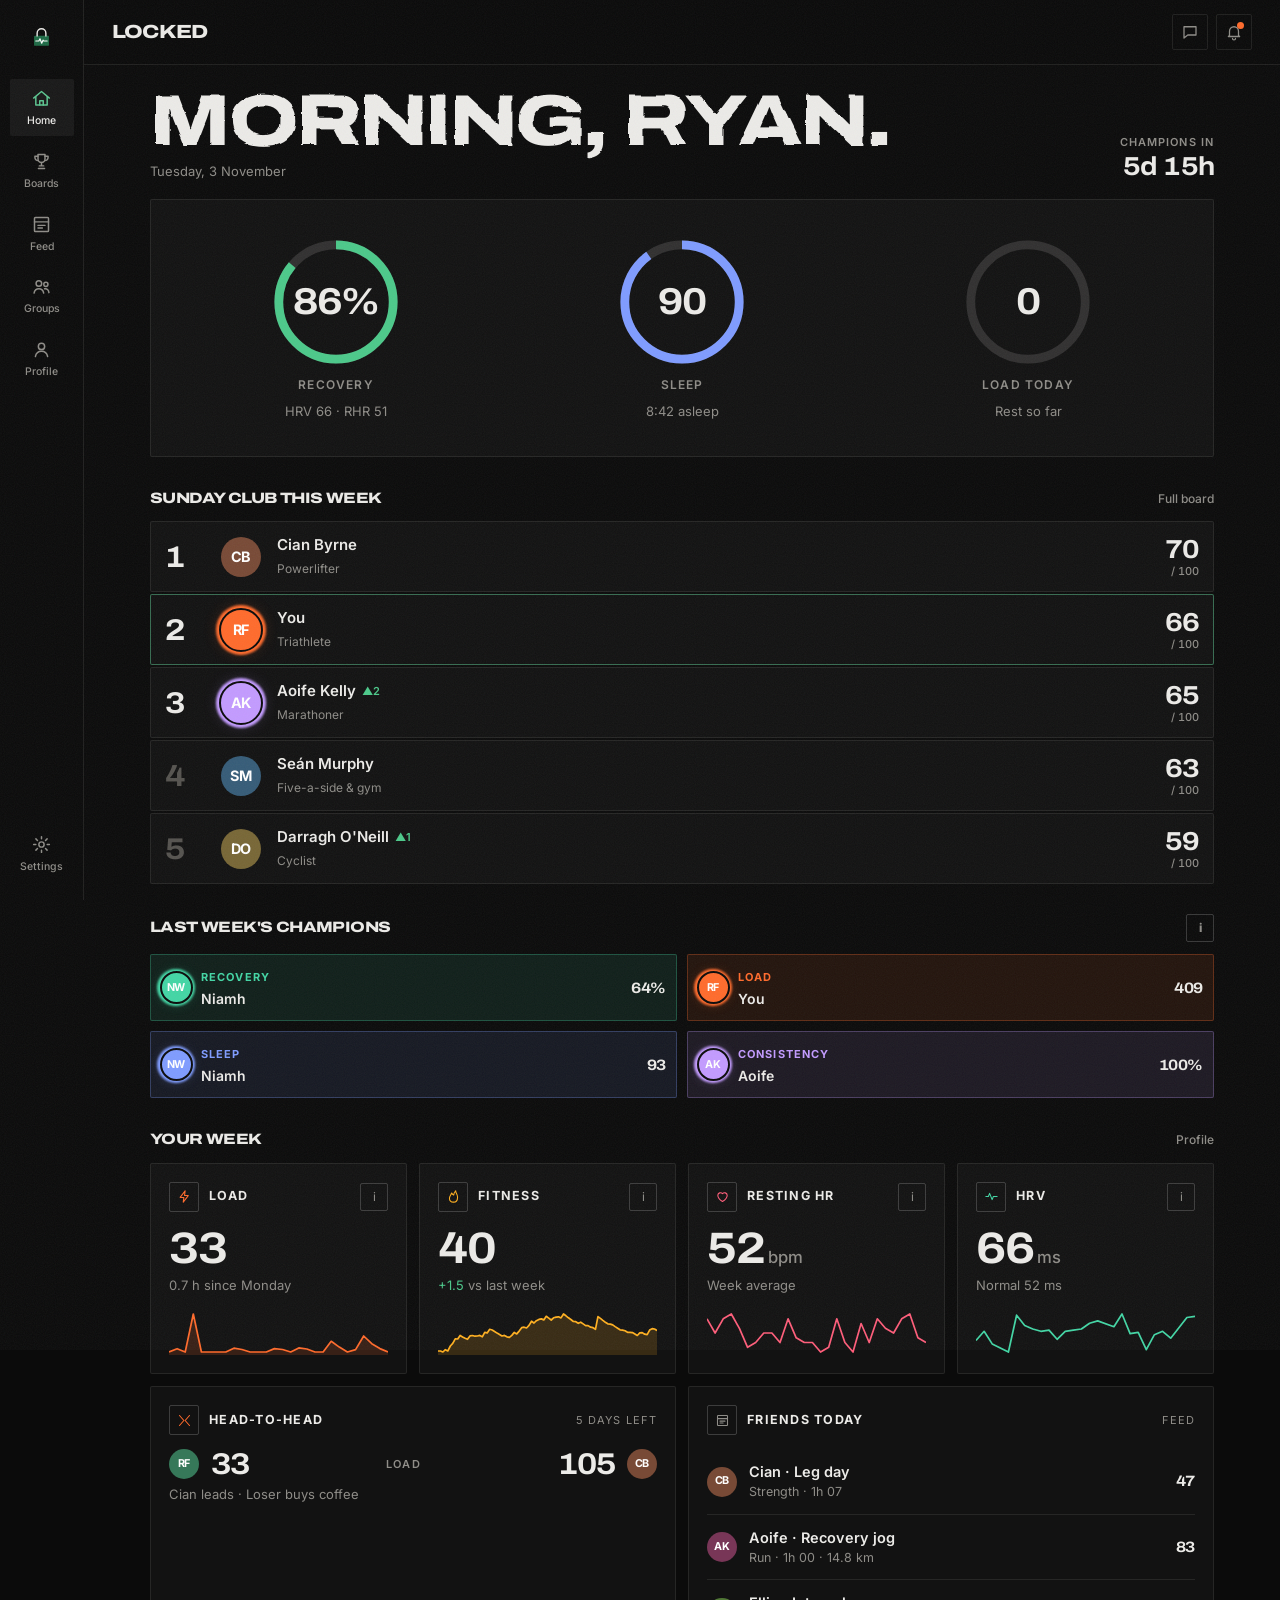
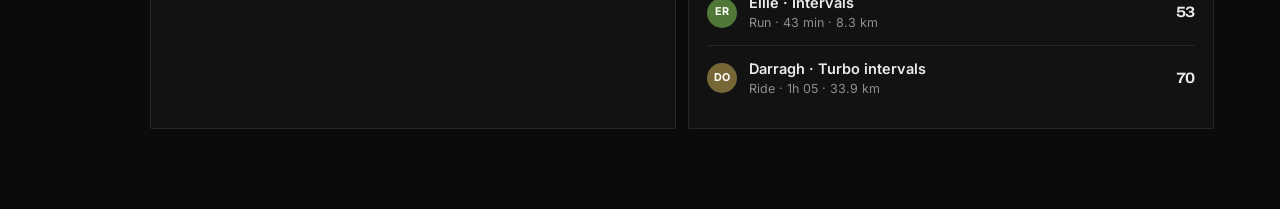
<file: public/index.html>
<!doctype html>
<html lang="en-IE" data-look="grit" data-mode="dark">
<head>
<meta charset="utf-8">
<meta name="viewport" content="width=device-width, initial-scale=1, viewport-fit=cover">
<title>Locked</title>
<meta name="description" content="Compete with your friends on recovery, training load and sleep, whatever watch you wear.">
<meta name="theme-color" content="#0b0b0b">
<link rel="manifest" href="manifest.webmanifest">
<link rel="icon" href="assets/icon.svg" type="image/svg+xml">
<link rel="apple-touch-icon" href="assets/icon.svg">
<link rel="preconnect" href="https://fonts.googleapis.com">
<link rel="preconnect" href="https://fonts.gstatic.com" crossorigin>
<link id="font-link" rel="stylesheet" href="https://fonts.googleapis.com/css2?family=Archivo:wdth,wght@62..125,100..900&family=Inter:wght@400;500;600;700&display=swap">
<link rel="stylesheet" href="assets/css/themes.css">
<link rel="stylesheet" href="assets/css/app.css">
<script>
  // apply saved theme before first paint
  try { const s = (JSON.parse(localStorage.getItem('locked.v1')) || {}).settings || {};
    const mode = s.mode === 'system' ? (matchMedia('(prefers-color-scheme: light)').matches ? 'light' : 'dark') : (s.mode || 'dark');
    document.documentElement.dataset.look = s.theme || 'grit'; document.documentElement.dataset.mode = mode; } catch (e) {}
</script>
</head>
<body>
<svg width="0" height="0" style="position:absolute" aria-hidden="true">
  <filter id="ink" x="-5%" y="-5%" width="110%" height="110%">
    <feTurbulence type="fractalNoise" baseFrequency=".04 .06" numOctaves="2" seed="7" result="warp"/>
    <feDisplacementMap in="SourceGraphic" in2="warp" scale="4" xChannelSelector="R" yChannelSelector="G" result="d"/>
    <feTurbulence type="fractalNoise" baseFrequency=".9" numOctaves="1" seed="3" result="speck"/>
    <feDisplacementMap in="d" in2="speck" scale="2" xChannelSelector="R" yChannelSelector="G"/>
  </filter>
</svg>
<nav class="rail" id="rail" aria-label="Main"></nav>
<div class="app">
  <header class="top" id="top"></header>
  <main class="wrap" id="main" tabindex="-1"><p class="muted">Loading…</p></main>
</div>
<script type="module" src="assets/js/app.js"></script>
</body>
</html>
</file>
<file: public/assets/css/themes.css>
/* Five looks, each with dark and light. Choose in Settings → Appearance.
   Grit is the default: the dontgetdropped.app look with a dark-green accent. */

:root {
  --ease: cubic-bezier(.2, .8, .2, 1);
  --good: #4cc98a; --warn: #f2b33d; --bad: #ff5a5f;
  --recovery: #43d6a5; --load: #ff6b2c; --sleep: #7f9cff; --consistency: #c39bff;
  --fitness: #ffb020; --heart: #ff5d7a; --steps: #e3d35a;
  --z1: #55534f; --z2: #4f8cff; --z3: #ffb020; --z4: #ff6b2c; --z5: #ff4d5e;
  --sky: #5aa9ff; --ember: #ff6b2c; --violet: #a98bff; --gold: #e8b33a; --teal: #2fc6c6;
  --gap: 12px; --pad: 18px;
  --bleed: none; --grain: 0;
}

/* ---------------- Grit (DGD) ---------------- */
[data-look="grit"] {
  --f-text: 'Inter', system-ui, -apple-system, 'Segoe UI', sans-serif;
  --f-num: 'Archivo', 'Inter', system-ui, sans-serif; --w-num: 700; --num-stretch: 112%; --num-track: -.03em; --num-style: normal;
  --f-display: 'Archivo', 'Inter', system-ui, sans-serif; --w-display: 800; --display-stretch: 122%; --display-track: -.04em; --display-case: uppercase;
  --lbl-track: .1em; --lbl-case: uppercase; --btn-track: .08em; --btn-case: uppercase;
  --r: 2px; --r-sm: 2px; --r-xs: 2px; --r-chip: 2px; --r-btn: 2px;
  --grain: .06; --bleed: url(#ink);
  --bg: #0b0b0b; --card: #121212; --card-2: #181818;
  --line: rgba(236, 235, 232, .09); --line-2: rgba(236, 235, 232, .2);
  --ink: #ecebe8; --muted: #8f8d88; --faint: #55534f;
  --chip: rgba(236, 235, 232, .06); --chip-2: rgba(236, 235, 232, .14);
  --brand: #1e6b46; --brand-ink: #5cc590;
}
[data-look="grit"][data-mode="light"] {
  --bg: #d8d5ce; --card: #e3e0d9; --card-2: #ebe8e2;
  --line: rgba(15, 15, 15, .12); --line-2: rgba(15, 15, 15, .28);
  --ink: #0f0f0f; --muted: #5a5853; --faint: #9a968e;
  --chip: rgba(15, 15, 15, .06); --chip-2: rgba(15, 15, 15, .14);
  --brand: #1e6b46; --brand-ink: #17603d; --grain: .1;
  --recovery: #13936a; --sleep: #3f5fd6; --consistency: #7d4fd6; --fitness: #b97700; --steps: #8d7d00; --load: #d94e12;
}

/* ---------------- Minimal (premium, Whoop-like) ---------------- */
[data-look="minimal"] {
  --f-text: 'Inter', system-ui, -apple-system, sans-serif;
  --f-num: 'Inter', system-ui, sans-serif; --w-num: 600; --num-stretch: 100%; --num-track: -.035em; --num-style: normal;
  --f-display: 'Inter', system-ui, sans-serif; --w-display: 700; --display-stretch: 100%; --display-track: -.035em; --display-case: none;
  --lbl-track: .01em; --lbl-case: none; --btn-track: 0; --btn-case: none;
  --r: 18px; --r-sm: 14px; --r-xs: 9px; --r-chip: 999px; --r-btn: 999px;
  --bg: #000; --card: #0f1114; --card-2: #15181c;
  --line: rgba(255, 255, 255, .07); --line-2: rgba(255, 255, 255, .15);
  --ink: #f5f6f7; --muted: #8a9099; --faint: #4c5159;
  --chip: rgba(255, 255, 255, .06); --chip-2: rgba(255, 255, 255, .13);
  --brand: #1d6e48; --brand-ink: #4fcf8e;
}
[data-look="minimal"][data-mode="light"] {
  --bg: #f3f4f6; --card: #fff; --card-2: #fafbfc;
  --line: rgba(10, 20, 30, .08); --line-2: rgba(10, 20, 30, .18);
  --ink: #0d1117; --muted: #5f6772; --faint: #a3a9b1;
  --chip: rgba(10, 20, 30, .05); --chip-2: rgba(10, 20, 30, .1);
  --brand-ink: #157048;
  --recovery: #0f9b6f; --sleep: #4060de; --consistency: #7b4fe0; --fitness: #c27c00; --steps: #8a7a00; --load: #e0531a;
}

/* ---------------- Playful ---------------- */
[data-look="playful"] {
  --f-text: 'Bricolage Grotesque', system-ui, sans-serif;
  --f-num: 'Bricolage Grotesque', system-ui, sans-serif; --w-num: 800; --num-stretch: 100%; --num-track: -.03em; --num-style: normal;
  --f-display: 'Bricolage Grotesque', system-ui, sans-serif; --w-display: 800; --display-stretch: 100%; --display-track: -.03em; --display-case: none;
  --lbl-track: 0; --lbl-case: none; --btn-track: 0; --btn-case: none;
  --r: 24px; --r-sm: 18px; --r-xs: 12px; --r-chip: 999px; --r-btn: 999px;
  --pad: 20px;
  --bg: #16131f; --card: #211d2d; --card-2: #2a2539;
  --line: rgba(255, 255, 255, .08); --line-2: rgba(255, 255, 255, .18);
  --ink: #fbf7ff; --muted: #a59fb6; --faint: #605a72;
  --chip: rgba(255, 255, 255, .07); --chip-2: rgba(255, 255, 255, .15);
  --brand: #22844f; --brand-ink: #63e09e;
  --recovery: #3ef0b0; --load: #ff7a3d; --sleep: #8fa6ff; --consistency: #d29bff; --fitness: #ffc23d; --heart: #ff6b8d; --steps: #f2e05c;
}
[data-look="playful"][data-mode="light"] {
  --bg: #fff6ea; --card: #fff; --card-2: #fffaf3;
  --line: rgba(40, 20, 60, .1); --line-2: rgba(40, 20, 60, .2);
  --ink: #1c1330; --muted: #6f6582; --faint: #b3abc2;
  --chip: rgba(40, 20, 60, .05); --chip-2: rgba(40, 20, 60, .11);
  --brand-ink: #188048;
  --recovery: #0aa974; --sleep: #4d5fe6; --consistency: #8c3fe6; --fitness: #d18800; --steps: #9b8700; --load: #ea5a17;
}

/* ---------------- Sporty ---------------- */
[data-look="sporty"] {
  --f-text: 'Barlow', system-ui, sans-serif;
  --f-num: 'Barlow Condensed', 'Barlow', sans-serif; --w-num: 800; --num-stretch: 100%; --num-track: -.01em; --num-style: italic;
  --f-display: 'Barlow Condensed', 'Barlow', sans-serif; --w-display: 800; --display-stretch: 100%; --display-track: -.01em; --display-case: uppercase;
  --lbl-track: .07em; --lbl-case: uppercase; --btn-track: .06em; --btn-case: uppercase;
  --r: 0; --r-sm: 0; --r-xs: 0; --r-chip: 0; --r-btn: 0;
  --bg: #0a0a0a; --card: #141414; --card-2: #1b1b1b;
  --line: rgba(255, 255, 255, .08); --line-2: rgba(255, 255, 255, .22);
  --ink: #fff; --muted: #9a9a9a; --faint: #555;
  --chip: rgba(255, 255, 255, .07); --chip-2: rgba(255, 255, 255, .16);
  --brand: #1f7a4a; --brand-ink: #3fe08a;
}
[data-look="sporty"][data-mode="light"] {
  --bg: #f2f2f0; --card: #fff; --card-2: #fafafa;
  --line: rgba(0, 0, 0, .09); --line-2: rgba(0, 0, 0, .25);
  --ink: #0a0a0a; --muted: #5d5d5d; --faint: #a5a5a5;
  --chip: rgba(0, 0, 0, .05); --chip-2: rgba(0, 0, 0, .12);
  --brand-ink: #13703f;
  --recovery: #0d9a68; --sleep: #3d5ad8; --consistency: #7745d8; --fitness: #bf7a00; --steps: #8a7a00; --load: #e0531a;
}
[data-look="sporty"] .lb-row, [data-look="sporty"] .card, [data-look="sporty"] .pod { border-left-width: 3px; }

/* ---------------- Data-dense / nerdy ---------------- */
[data-look="nerdy"] {
  --f-text: 'IBM Plex Sans', system-ui, sans-serif;
  --f-num: 'IBM Plex Mono', ui-monospace, monospace; --w-num: 500; --num-stretch: 100%; --num-track: -.02em; --num-style: normal;
  --f-display: 'IBM Plex Sans', system-ui, sans-serif; --w-display: 600; --display-stretch: 100%; --display-track: -.01em; --display-case: none;
  --lbl-track: .04em; --lbl-case: uppercase; --btn-track: 0; --btn-case: none;
  --r: 4px; --r-sm: 4px; --r-xs: 3px; --r-chip: 3px; --r-btn: 4px;
  --pad: 13px; --gap: 8px;
  --bg: #0d1013; --card: #13171b; --card-2: #191e23;
  --line: rgba(160, 190, 210, .1); --line-2: rgba(160, 190, 210, .22);
  --ink: #dfe7ec; --muted: #7f8d97; --faint: #4b565e;
  --chip: rgba(160, 190, 210, .07); --chip-2: rgba(160, 190, 210, .15);
  --brand: #1d6b46; --brand-ink: #56c48c;
}
[data-look="nerdy"][data-mode="light"] {
  --bg: #eef1f3; --card: #fff; --card-2: #f8fafb;
  --line: rgba(20, 40, 60, .1); --line-2: rgba(20, 40, 60, .22);
  --ink: #111a21; --muted: #56636d; --faint: #9aa6af;
  --chip: rgba(20, 40, 60, .05); --chip-2: rgba(20, 40, 60, .11);
  --brand-ink: #15663f;
  --recovery: #0e946a; --sleep: #3c58d4; --consistency: #7244d2; --fitness: #b77400; --steps: #857500; --load: #d9500f;
}
[data-look="nerdy"] .big { font-size: 30px; }
</file>
<file: public/assets/css/app.css>
/* Locked — app styles. Themes live in themes.css as variable sets; this file
   only uses variables, so every theme and mode reuses the same components. */

*, *::before, *::after { box-sizing: border-box; }
html { -webkit-text-size-adjust: 100%; background: var(--bg); color-scheme: dark; }
html[data-mode="light"] { color-scheme: light; }
body { margin: 0; background: var(--bg); color: var(--ink); font-family: var(--f-text); font-size: 15px; line-height: 1.5; -webkit-font-smoothing: antialiased; overflow-x: hidden; min-height: 100vh; }
img, svg { display: block; max-width: 100%; }
a { color: inherit; text-decoration: none; }
h1, h2, h3, h4, p, ul, ol, figure { margin: 0; }
ul, ol { padding: 0; list-style: none; }
button, input, select, textarea { font: inherit; color: inherit; }
button { cursor: pointer; background: none; border: 0; padding: 0; }
:focus-visible { outline: 2px solid var(--brand-ink); outline-offset: 2px; }
::selection { background: var(--brand); color: #fff; }
.vh { position: absolute !important; width: 1px; height: 1px; overflow: hidden; clip: rect(0 0 0 0); white-space: nowrap; }
.num { font-family: var(--f-num); font-variant-numeric: tabular-nums; font-weight: var(--w-num); font-stretch: var(--num-stretch); letter-spacing: var(--num-track); font-style: var(--num-style); }
.muted { color: var(--muted); } .faint { color: var(--faint); }
.lbl { font-size: 11px; letter-spacing: var(--lbl-track); text-transform: var(--lbl-case); font-weight: 600; color: var(--muted); }

/* grain (grit only) */
body::after { content: ''; position: fixed; inset: -50%; pointer-events: none; z-index: 100; opacity: var(--grain); background-image: url("data:image/svg+xml,%3Csvg xmlns='http://www.w3.org/2000/svg' width='160' height='160'%3E%3Cfilter id='n'%3E%3CfeTurbulence type='fractalNoise' baseFrequency='.9' numOctaves='2' stitchTiles='stitch'/%3E%3C/filter%3E%3Crect width='100%25' height='100%25' filter='url(%23n)'/%3E%3C/svg%3E"); animation: grain 1.2s steps(4) infinite; }
@keyframes grain { 25% { transform: translate(-2%, 1%); } 50% { transform: translate(1%, -2%); } 75% { transform: translate(2%, 2%); } }

/* ---------- shell ---------- */
.rail { position: fixed; inset: 0 auto 0 0; width: 84px; display: flex; flex-direction: column; align-items: center; gap: 6px; padding: 18px 0; z-index: 40; border-right: 1px solid var(--line); background: var(--bg); }
.rail .logo { margin-bottom: 18px; }
.rail a { width: 64px; padding: 9px 0 7px; display: grid; justify-items: center; gap: 4px; color: var(--muted); border-radius: var(--r-sm); font-size: 10.5px; font-weight: 500; transition: color .2s, background-color .2s; }
.rail a svg { width: 21px; height: 21px; }
.rail a:hover { color: var(--ink); }
.rail a[aria-current="page"] { color: var(--ink); background: var(--chip); }
.rail a[aria-current="page"] svg { color: var(--brand-ink); }
.rail .sp { flex: 1; }
.app { margin-left: 84px; min-height: 100vh; }
.wrap { max-width: 1120px; margin: 0 auto; padding: 18px 28px 80px; }
.top { position: sticky; top: 0; z-index: 30; display: flex; align-items: center; gap: 12px; padding: 14px 28px; background: color-mix(in srgb, var(--bg) 86%, transparent); backdrop-filter: blur(14px); -webkit-backdrop-filter: blur(14px); border-bottom: 1px solid var(--line); }
.top .back { width: 36px; height: 36px; display: grid; place-items: center; border: 1px solid var(--line); border-radius: var(--r-sm); color: var(--muted); }
.top .back:hover { color: var(--ink); border-color: var(--line-2); }
.top h1 { font-family: var(--f-display); font-weight: var(--w-display); font-stretch: var(--display-stretch); font-size: 19px; letter-spacing: var(--display-track); text-transform: var(--display-case); font-style: var(--num-style); line-height: 1.1; flex: 1; min-width: 0; white-space: nowrap; overflow: hidden; text-overflow: ellipsis; }
.top .acts { display: flex; gap: 8px; }
.iconbtn { width: 36px; height: 36px; display: grid; place-items: center; border: 1px solid var(--line); border-radius: var(--r-sm); color: var(--muted); position: relative; transition: color .2s, border-color .2s; }
.iconbtn:hover { color: var(--ink); border-color: var(--line-2); }
.iconbtn svg { width: 18px; height: 18px; }
.iconbtn .dot { position: absolute; top: 7px; right: 7px; width: 7px; height: 7px; border-radius: 50%; background: var(--load); }
.logo-m { display: block; }
.mlogo { display: none; }
@media (max-width: 820px) {
  .rail { inset: auto 0 0 0; width: auto; height: calc(64px + env(safe-area-inset-bottom)); flex-direction: row; justify-content: space-around; padding: 4px 6px env(safe-area-inset-bottom); border-right: 0; border-top: 1px solid var(--line); background: color-mix(in srgb, var(--bg) 92%, transparent); backdrop-filter: blur(16px); -webkit-backdrop-filter: blur(16px); gap: 0; }
  .rail .logo, .rail .sp, .rail .desk { display: none; }
  .rail a { width: auto; flex: 1; }
  .app { margin-left: 0; }
  .wrap { padding: 14px 16px 104px; }
  .top { padding: 10px 16px; }
  .mlogo { display: block; }
}

/* ---------- type ---------- */
.display { font-family: var(--f-display); font-weight: var(--w-display); font-stretch: var(--display-stretch); letter-spacing: var(--display-track); text-transform: var(--display-case); font-style: var(--num-style); line-height: .9; }
.ink-bleed { filter: var(--bleed); }
h2.sec { display: flex; align-items: baseline; justify-content: space-between; gap: 12px; margin: 30px 0 12px; font-family: var(--f-display); font-weight: var(--w-display); font-stretch: var(--display-stretch); letter-spacing: var(--display-track); text-transform: var(--display-case); font-style: var(--num-style); font-size: 15px; }
h2.sec a { font-family: var(--f-text); font-size: 12px; font-weight: 500; color: var(--muted); text-transform: none; letter-spacing: 0; font-style: normal; }
h2.sec a:hover { color: var(--ink); }

/* ---------- cards ---------- */
.grid { display: grid; gap: var(--gap); grid-template-columns: repeat(12, minmax(0, 1fr)); }
.c12 { grid-column: span 12; } .c8 { grid-column: span 8; } .c6 { grid-column: span 6; } .c4 { grid-column: span 4; } .c3 { grid-column: span 3; }
@media (max-width: 980px) { .c3 { grid-column: span 6; } .c4 { grid-column: span 6; } .c8 { grid-column: span 12; } }
@media (max-width: 620px) { .c3, .c4, .c6 { grid-column: span 6; } .c6.wide, .c4.wide { grid-column: span 12; } }
.card { position: relative; background: var(--card); border: 1px solid var(--line); border-radius: var(--r); padding: var(--pad); min-width: 0; }
a.card, button.card { display: block; text-align: left; width: 100%; transition: border-color .2s, background-color .2s; }
a.card:hover, button.card:hover { border-color: var(--line-2); background: var(--card-2); }
.card-h { display: flex; align-items: center; gap: 10px; margin-bottom: 14px; min-height: 30px; }
.card-h .ic { width: 30px; height: 30px; border: 1px solid var(--line-2); border-radius: var(--r-xs); display: grid; place-items: center; color: var(--c, var(--muted)); flex: none; }
.card-h .ic svg { width: 15px; height: 15px; }
.card-h .t { font-weight: 700; font-size: 12.5px; letter-spacing: var(--lbl-track); text-transform: var(--lbl-case); flex: 1; min-width: 0; white-space: nowrap; overflow: hidden; text-overflow: ellipsis; }
.card-h .k { font-size: 11px; color: var(--muted); letter-spacing: var(--lbl-track); text-transform: var(--lbl-case); white-space: nowrap; }
.info { width: 28px; height: 28px; border: 1px solid var(--line-2); border-radius: var(--r-xs); font-size: 12px; color: var(--muted); display: grid; place-items: center; flex: none; font-family: var(--f-text); }
.info:hover { color: var(--ink); }
.big { font-size: clamp(32px, 4vw, 44px); line-height: 1; }
.big small { font-size: .38em; color: var(--muted); margin-left: 4px; letter-spacing: 0; font-weight: 500; font-style: normal; font-family: var(--f-text); }
.sub { font-size: 13px; color: var(--muted); margin-top: 6px; }
.up { color: var(--good); } .down { color: var(--bad); }
.spark { margin-top: 14px; height: 46px; width: 100%; }
@media (max-width: 620px) { .card-h { gap: 8px; } .card-h .t { font-size: 11.5px; letter-spacing: calc(var(--lbl-track) * .6); } .card-h .k { display: none; } .big { font-size: 30px; } }

/* ---------- buttons, chips ---------- */
.btn { display: inline-flex; align-items: center; justify-content: center; gap: 8px; height: 42px; padding: 0 18px; border-radius: var(--r-btn); background: var(--brand); color: #fff; font-weight: 600; font-size: 14px; letter-spacing: var(--btn-track); text-transform: var(--btn-case); transition: filter .2s, transform .15s; white-space: nowrap; }
.btn:hover { filter: brightness(1.12); }
.btn:active { transform: scale(.98); }
.btn.ghost { background: transparent; color: var(--ink); border: 1px solid var(--line-2); }
.btn.ghost:hover { background: var(--chip); filter: none; }
.btn.sm { height: 34px; padding: 0 13px; font-size: 13px; }
.btn.block { width: 100%; }
.btn svg { width: 16px; height: 16px; }
.chips { display: flex; gap: 6px; overflow-x: auto; scrollbar-width: none; padding-bottom: 2px; }
.chips::-webkit-scrollbar { display: none; }
.chip { height: 34px; padding: 0 14px; border-radius: var(--r-chip); border: 1px solid var(--line); color: var(--muted); font-size: 13px; font-weight: 500; white-space: nowrap; display: inline-flex; align-items: center; gap: 7px; transition: color .2s, border-color .2s, background-color .2s; }
.chip:hover { color: var(--ink); border-color: var(--line-2); }
.chip[aria-pressed="true"] { background: var(--ink); color: var(--bg); border-color: var(--ink); }
.chip .sw { width: 8px; height: 8px; border-radius: 50%; background: var(--c); }
.seg { display: inline-flex; border: 1px solid var(--line); border-radius: var(--r-chip); padding: 3px; gap: 2px; }
.seg button { height: 30px; padding: 0 14px; border-radius: calc(var(--r-chip) - 2px); font-size: 13px; color: var(--muted); font-weight: 500; }
.seg button[aria-pressed="true"] { background: var(--chip-2); color: var(--ink); }
.seg a { height: 30px; padding: 0 14px; border-radius: calc(var(--r-chip) - 2px); font-size: 13px; color: var(--muted); font-weight: 500; display: inline-flex; align-items: center; }
.seg a[aria-current="page"] { background: var(--chip-2); color: var(--ink); }
.seg a:hover, .seg button:hover { color: var(--ink); }
.tag { display: inline-flex; align-items: center; gap: 5px; height: 22px; padding: 0 8px; border-radius: var(--r-xs); background: var(--chip); color: var(--muted); font-size: 11.5px; font-weight: 500; white-space: nowrap; }
.tag svg { width: 12px; height: 12px; }
.tag.manual { background: color-mix(in srgb, var(--warn) 16%, transparent); color: var(--warn); cursor: pointer; }

/* ---------- avatar + halo ---------- */
.av { --s: 40px; position: relative; width: var(--s); height: var(--s); flex: none; border-radius: 50%; display: grid; place-items: center; font-weight: 700; font-size: calc(var(--s) * .36); color: #fff; background: hsl(var(--h) 38% 34%); font-family: var(--f-text); letter-spacing: -.02em; }
.av img { width: 100%; height: 100%; border-radius: 50%; object-fit: cover; }
.av.halo::before { content: ''; position: absolute; inset: calc(var(--s) * -.12); border-radius: 50%; background: var(--halo); z-index: -1; filter: blur(1px); animation: halo 3.2s ease-in-out infinite; }
.av.halo::after { content: ''; position: absolute; inset: calc(var(--s) * -.05); border-radius: 50%; border: 2px solid var(--bg); pointer-events: none; }
.av.halo { isolation: isolate; box-shadow: 0 0 calc(var(--s) * .45) calc(var(--s) * -.05) var(--glow); }
@keyframes halo { 50% { opacity: .72; } }
.av.lg { --s: 92px; } .av.md { --s: 52px; } .av.sm { --s: 30px; } .av.xs { --s: 24px; }

/* ---------- leaderboard ---------- */
.lb { display: grid; gap: 2px; }
.lb-row { display: grid; grid-template-columns: 44px 44px minmax(0, 1fr) auto; align-items: center; gap: 12px; padding: 12px 14px; background: var(--card); border: 1px solid var(--line); border-radius: var(--r-sm); transition: border-color .2s, background-color .2s; }
.lb-row:hover { border-color: var(--line-2); background: var(--card-2); }
.lb-row.me { border-color: color-mix(in srgb, var(--brand-ink) 50%, transparent); }
.lb-row .rk { font-size: 30px; line-height: 1; color: var(--faint); }
.lb-row.top .rk { color: var(--ink); }
.lb-row .nm { font-weight: 600; font-size: 15px; display: flex; align-items: center; gap: 6px; min-width: 0; }
.lb-row .nm span { white-space: nowrap; overflow: hidden; text-overflow: ellipsis; }
.lb-row .meta { font-size: 12px; color: var(--muted); white-space: nowrap; overflow: hidden; text-overflow: ellipsis; }
.lb-row .bar { height: 3px; background: var(--chip); margin-top: 7px; border-radius: 2px; overflow: hidden; }
.lb-row .bar i { display: block; height: 100%; background: var(--c); width: var(--w); transform-origin: left; animation: grow .9s var(--ease) both; animation-delay: var(--d, 0s); }
.lb-row .val { text-align: right; font-size: 26px; line-height: 1; }
.lb-row .val small { display: block; font-size: 11px; color: var(--muted); font-family: var(--f-text); font-weight: 500; letter-spacing: 0; margin-top: 4px; font-style: normal; }
.lb-row .mv { font-size: 11px; font-weight: 600; font-family: var(--f-text); font-style: normal; }
.lb-row.cal { opacity: .7; }
.lb-row .xtra { display: none; }
[data-density="dense"] .lb-row { grid-template-columns: 34px 30px minmax(0, 1fr) auto auto; padding: 8px 12px; }
[data-density="dense"] .lb-row .av { --s: 30px !important; }
[data-density="dense"] .lb-row .rk { font-size: 20px; }
[data-density="dense"] .lb-row .xtra { display: flex; gap: 14px; font-size: 12px; color: var(--muted); font-family: var(--f-num); }
[data-density="dense"] .lb-row .xtra b { color: var(--ink); font-weight: 500; }
@keyframes grow { from { transform: scaleX(0); } }
.lb-row { animation: rise .5s var(--ease) both; animation-delay: var(--d, 0s); }
@keyframes rise { from { opacity: 0; transform: translateY(10px); } }
@media (max-width: 620px) { .lb-row { grid-template-columns: 30px 38px minmax(0, 1fr) auto; gap: 10px; padding: 10px 12px; } .lb-row .rk { font-size: 22px; } .lb-row .av { --s: 38px; } .lb-row .val { font-size: 22px; } [data-density="dense"] .lb-row .xtra { display: none; } [data-density="dense"] .lb-row { grid-template-columns: 26px 30px minmax(0, 1fr) auto; } }

/* podium */
.podium { display: grid; grid-template-columns: 1fr 1.15fr 1fr; align-items: end; gap: var(--gap); margin-bottom: 14px; }
.pod { text-align: center; display: grid; justify-items: center; gap: 8px; padding: 18px 8px 16px; background: var(--card); border: 1px solid var(--line); border-radius: var(--r); position: relative; overflow: hidden; }
.pod .p-rk { position: absolute; left: 10px; top: 4px; font-size: 54px; line-height: 1; color: var(--faint); opacity: .55; }
.pod.first { padding-top: 26px; border-color: color-mix(in srgb, var(--c) 45%, var(--line)); }
.pod.first .p-rk { color: var(--c); opacity: .9; }
.pod .p-n { font-weight: 600; font-size: 14px; max-width: 100%; white-space: nowrap; overflow: hidden; text-overflow: ellipsis; }
.pod .p-v { font-size: 30px; line-height: 1; }
.pod.first .p-v { font-size: 38px; }

/* ---------- rings ---------- */
.rings { display: grid; grid-template-columns: repeat(3, minmax(0, 1fr)); gap: var(--gap); }
.ring { display: grid; justify-items: center; gap: 8px; padding: 18px 6px 16px; }
.ring svg { width: min(132px, 100%); height: auto; overflow: visible; }
.ring .arc { transition: stroke-dashoffset 1.1s var(--ease); }
.ring .rv { font-size: 34px; }
.ring .rl { font-size: 12px; color: var(--muted); font-weight: 600; letter-spacing: var(--lbl-track); text-transform: var(--lbl-case); }
@media (max-width: 620px) { .ring { padding: 14px 2px; } .ring .rv { font-size: 24px; } }

/* ---------- hero (home) ---------- */
.hello { display: flex; align-items: flex-end; justify-content: space-between; gap: 16px; margin: 6px 0 18px; flex-wrap: wrap; }
.hello h2 { font-size: clamp(34px, 6.4vw, 72px); }
.hello .when { font-size: 13px; color: var(--muted); margin-top: 8px; }
.countdown { text-align: right; }
.countdown .num { font-size: 26px; line-height: 1; }

/* ---------- lists ---------- */
.list { display: grid; }
.li { display: flex; align-items: center; gap: 12px; padding: 12px 0; border-bottom: 1px solid var(--line); min-width: 0; }
.li:last-child { border-bottom: 0; }
.li .grow { flex: 1; min-width: 0; }
.li .ttl, .li .s { display: block; }
.li .ttl { font-weight: 600; font-size: 14.5px; white-space: nowrap; overflow: hidden; text-overflow: ellipsis; }
.li .s { font-size: 12.5px; color: var(--muted); white-space: nowrap; overflow: hidden; text-overflow: ellipsis; }
a.li:hover .ttl { color: var(--brand-ink); }

/* group tile */
.gicon { --s: 48px; width: var(--s); height: var(--s); border-radius: var(--r-sm); display: grid; place-items: center; background: color-mix(in srgb, var(--gc) 22%, var(--card-2)); color: var(--gc); flex: none; overflow: hidden; border: 1px solid color-mix(in srgb, var(--gc) 35%, transparent); }
.gicon svg { width: 55%; height: 55%; }
.gicon img { width: 100%; height: 100%; object-fit: cover; }
.gicon.lg { --s: 76px; }

/* feed */
.post { padding: var(--pad); }
.post-h { display: flex; gap: 12px; align-items: center; }
.post-h .grow { flex: 1; min-width: 0; }
.post-t { font-size: 17px; margin: 12px 0 10px; font-weight: 600; }
.stats { display: flex; gap: 22px; flex-wrap: wrap; }
.stats div { display: grid; }
.stats .num { font-size: 21px; line-height: 1.1; }
.stats .lbl { font-size: 10.5px; }
.zbar { display: flex; height: 6px; border-radius: 3px; overflow: hidden; margin-top: 14px; gap: 2px; }
.zbar i { display: block; height: 100%; }
.post-f { display: flex; gap: 8px; align-items: center; margin-top: 14px; padding-top: 12px; border-top: 1px solid var(--line); }
.kudo { display: inline-flex; gap: 6px; align-items: center; height: 32px; padding: 0 12px; border-radius: var(--r-chip); border: 1px solid var(--line); font-size: 13px; color: var(--muted); }
.kudo svg { width: 15px; height: 15px; }
.kudo[aria-pressed="true"] { color: var(--load); border-color: color-mix(in srgb, var(--load) 40%, transparent); }
.kudo[aria-pressed="true"] svg { animation: pop .4s var(--ease); }
@keyframes pop { 40% { transform: scale(1.4); } }
.cmt { display: flex; gap: 10px; padding-top: 10px; font-size: 13.5px; }
.cmt b { font-weight: 600; margin-right: 6px; }
.cform { display: flex; gap: 8px; margin-top: 10px; }

/* inputs */
.input, .select, textarea.input { width: 100%; height: 42px; padding: 0 13px; border-radius: var(--r-sm); border: 1px solid var(--line-2); background: var(--card-2); color: var(--ink); font-size: 14px; }
textarea.input { height: auto; padding: 10px 13px; resize: vertical; }
.input:focus, .select:focus { outline: none; border-color: var(--brand-ink); }
.field { display: grid; gap: 7px; margin-bottom: 16px; }
.field > span { font-size: 13px; font-weight: 600; }
.field small { color: var(--muted); font-size: 12px; }

/* toggles */
.tgl { position: relative; width: 44px; height: 26px; flex: none; }
.tgl input { position: absolute; inset: 0; opacity: 0; margin: 0; cursor: pointer; }
.tgl span { position: absolute; inset: 0; border-radius: 13px; background: var(--chip-2); transition: background-color .2s; pointer-events: none; }
.tgl span::after { content: ''; position: absolute; left: 3px; top: 3px; width: 20px; height: 20px; border-radius: 50%; background: #fff; transition: transform .2s var(--ease); }
.tgl input:checked + span { background: var(--brand); }
.tgl input:checked + span::after { transform: translateX(18px); }
.tgl input:focus-visible + span { outline: 2px solid var(--brand-ink); outline-offset: 2px; }

/* chat */
.chat { display: grid; gap: 10px; }
.msg { display: flex; gap: 10px; align-items: flex-end; max-width: 86%; }
.msg .bub { background: var(--card-2); border: 1px solid var(--line); padding: 9px 13px; border-radius: var(--r-sm); font-size: 14px; }
.msg .who { font-size: 11.5px; color: var(--muted); margin-bottom: 3px; }
.msg.mine { margin-left: auto; flex-direction: row-reverse; }
.msg.mine .bub { background: var(--brand); border-color: transparent; color: #fff; }
.announce { border: 1px solid var(--line-2); border-radius: var(--r); padding: 16px; background: var(--card); position: relative; overflow: hidden; }
.announce .a-h { display: flex; justify-content: space-between; align-items: baseline; gap: 10px; margin-bottom: 12px; }
.announce .a-h .display { font-size: 22px; }
.wins { display: grid; grid-template-columns: repeat(2, minmax(0, 1fr)); gap: 10px; }
.win { display: flex; gap: 10px; align-items: center; padding: 10px; border-radius: var(--r-sm); background: color-mix(in srgb, var(--c) 10%, transparent); border: 1px solid color-mix(in srgb, var(--c) 28%, transparent); min-width: 0; }
.win .grow { min-width: 0; flex: 1; }
.win .aw { font-size: 11px; color: var(--c); font-weight: 700; letter-spacing: var(--lbl-track); text-transform: var(--lbl-case); }
.win .wn { font-weight: 600; font-size: 14px; white-space: nowrap; overflow: hidden; text-overflow: ellipsis; }
@media (max-width: 520px) { .wins { grid-template-columns: 1fr; } }
.composer { position: sticky; bottom: 0; display: flex; gap: 8px; padding: 12px 0; background: var(--bg); }
@media (max-width: 820px) { .composer { bottom: calc(64px + env(safe-area-inset-bottom)); } }
.day-sep { text-align: center; font-size: 11.5px; color: var(--faint); margin: 8px 0; }

/* badges */
.badges { display: grid; grid-template-columns: repeat(auto-fill, minmax(118px, 1fr)); gap: var(--gap); }
.badge { display: grid; justify-items: center; text-align: center; gap: 8px; padding: 16px 10px; }
.badge svg.medal { width: 64px; height: 64px; }
.badge.locked svg.medal { opacity: .25; filter: grayscale(1); }
.badge .bn { font-weight: 600; font-size: 13px; }
.badge .bd { font-size: 11.5px; color: var(--muted); line-height: 1.35; }

/* sheets & toasts */
.scrim { position: fixed; inset: 0; z-index: 90; background: rgba(0, 0, 0, .55); display: grid; place-items: end center; animation: fade .2s both; }
@media (min-width: 700px) { .scrim { place-items: center; } }
.sheet { width: min(560px, 100%); max-height: 88vh; overflow: auto; background: var(--card); border: 1px solid var(--line-2); border-radius: var(--r) var(--r) 0 0; padding: 22px 20px calc(22px + env(safe-area-inset-bottom)); animation: up .3s var(--ease) both; }
@media (min-width: 700px) { .sheet { border-radius: var(--r); } }
.sheet h3 { font-size: 20px; margin-bottom: 8px; }
.sheet p { color: var(--muted); font-size: 14px; margin-bottom: 10px; }
.sheet .x { float: right; }
@keyframes fade { from { opacity: 0; } }
@keyframes up { from { transform: translateY(30px); opacity: 0; } }
.toast { position: fixed; left: 50%; bottom: 90px; transform: translateX(-50%); z-index: 95; background: var(--ink); color: var(--bg); padding: 11px 16px; border-radius: var(--r-sm); font-size: 14px; font-weight: 500; animation: up .3s var(--ease) both; max-width: calc(100% - 32px); }

/* calibration */
.calib { display: grid; grid-template-columns: auto 1fr; gap: 16px; align-items: center; }
.calib .dial { width: 64px; height: 64px; }
.dots14 { display: flex; gap: 4px; margin-top: 10px; }
.dots14 i { flex: 1; height: 5px; border-radius: 2px; background: var(--chip-2); }
.dots14 i.on { background: var(--brand-ink); }

/* profile */
.phead { display: grid; grid-template-columns: auto 1fr; gap: 20px; align-items: center; margin: 10px 0 22px; }
.phead h2 { font-size: clamp(30px, 5vw, 54px); }
.phead .pm { display: flex; gap: 6px; flex-wrap: wrap; margin-top: 10px; }
.phead .pa { display: flex; gap: 8px; margin-top: 14px; flex-wrap: wrap; }
@media (max-width: 520px) { .phead { grid-template-columns: 1fr; justify-items: start; } }
.goal { display: flex; justify-content: space-between; align-items: center; gap: 16px; }
.goal .display { font-size: clamp(30px, 5vw, 52px); }
.lockd { display: grid; place-items: center; text-align: center; gap: 8px; padding: 28px 16px; color: var(--muted); }
.lockd svg { width: 28px; height: 28px; }

/* deep dive chart */
.chart { width: 100%; height: 240px; }
.chart text { fill: var(--muted); font-size: 10.5px; font-family: var(--f-text); }
.chart .grid line { stroke: var(--line); }
.kv { display: grid; grid-template-columns: repeat(auto-fit, minmax(130px, 1fr)); gap: 1px; background: var(--line); border: 1px solid var(--line); border-radius: var(--r-sm); overflow: hidden; }
.kv div { background: var(--card); padding: 12px 14px; }
.kv .num { font-size: 22px; display: block; line-height: 1.15; }

/* tables */
table.t { width: 100%; border-collapse: collapse; font-size: 13.5px; }
table.t th { text-align: left; font-weight: 600; font-size: 11px; color: var(--muted); letter-spacing: var(--lbl-track); text-transform: var(--lbl-case); padding: 8px 10px; border-bottom: 1px solid var(--line); }
table.t td { padding: 10px; border-bottom: 1px solid var(--line); }
table.t td.n { text-align: right; font-family: var(--f-num); font-variant-numeric: tabular-nums; }
table.t th.n { text-align: right; }
.tscroll { overflow-x: auto; }

/* theme picker */
.themes { display: grid; grid-template-columns: repeat(auto-fill, minmax(150px, 1fr)); gap: 10px; }
.th { border: 1px solid var(--line); border-radius: var(--r-sm); padding: 6px; text-align: left; }
.th[aria-pressed="true"] { border-color: var(--brand-ink); box-shadow: 0 0 0 1px var(--brand-ink); }
.th .pv { height: 74px; border-radius: calc(var(--r-sm) - 3px); padding: 10px; display: grid; align-content: space-between; overflow: hidden; }
.th .pn { font-size: 13px; font-weight: 600; padding: 8px 4px 2px; }
.th .pd { font-size: 11.5px; color: var(--muted); padding: 0 4px 4px; }

.row { display: flex; gap: 12px; align-items: center; }
.row.between { justify-content: space-between; }
.stack { display: grid; gap: var(--gap); }
.mt { margin-top: 14px; } .mt2 { margin-top: 24px; }
.empty { text-align: center; padding: 36px 16px; color: var(--muted); }
.empty .btn { margin-top: 14px; }
.pill-count { min-width: 20px; height: 20px; padding: 0 6px; border-radius: 10px; background: var(--load); color: #fff; font-size: 11px; font-weight: 700; display: inline-grid; place-items: center; }

@media (prefers-reduced-motion: reduce) {
  *, *::before, *::after { animation: none !important; transition: none !important; }
}

/* loose icons inside rows and lists */
.li > svg, .row > svg, .card.row svg.faint, .lockd svg { width: 18px; height: 18px; flex: none; color: var(--muted); }
.th .pn, .th .pd { display: block; }
.tag .vh-no, .val svg { width: 18px; height: 18px; display: inline-block; color: var(--faint); }
</file>
